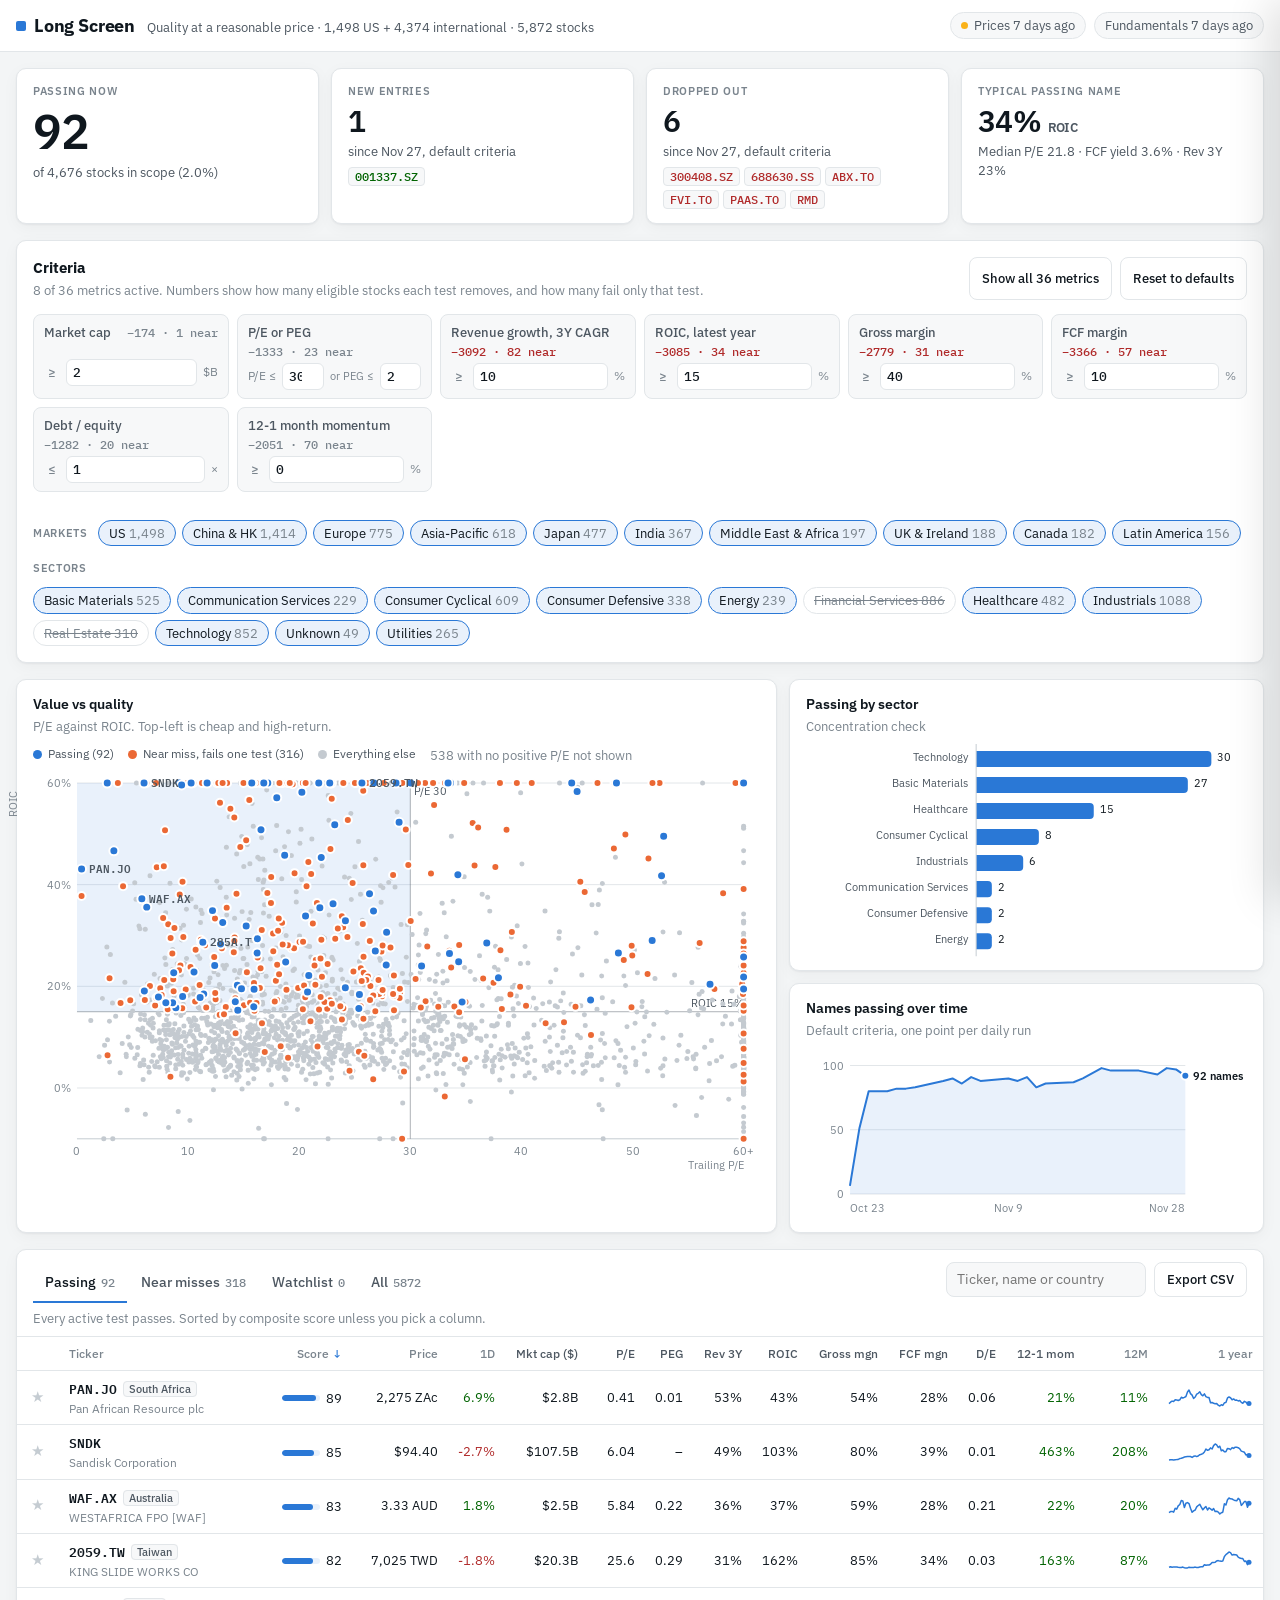
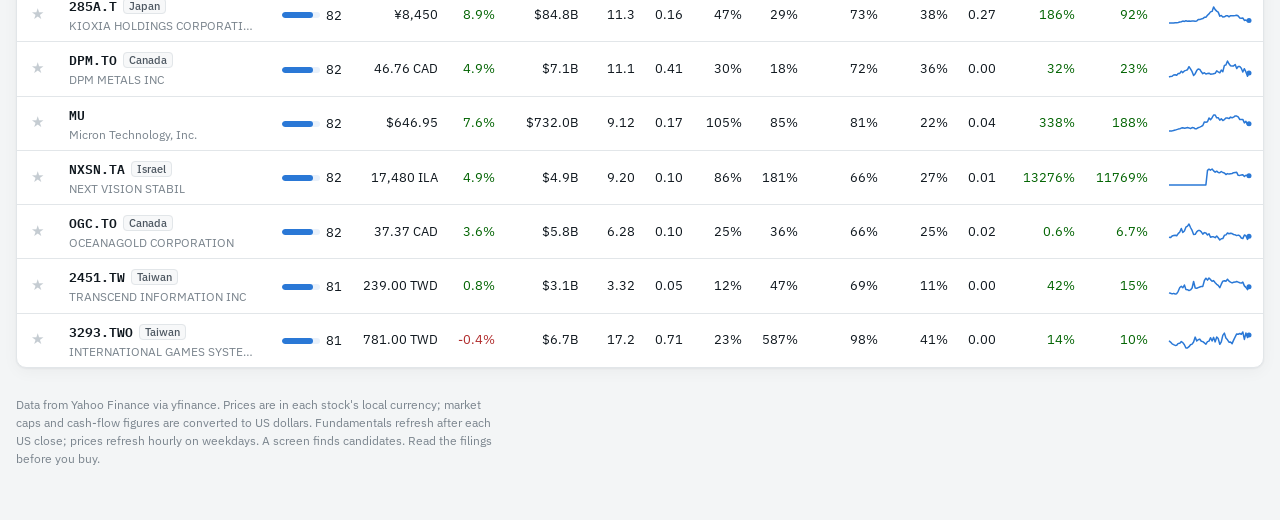
<file: index.html>
<!doctype html>
<html lang="en">
<head>
<meta charset="utf-8">
<meta name="viewport" content="width=device-width, initial-scale=1, viewport-fit=cover">
<title>Long Screen</title>
<link rel="preconnect" href="https://fonts.googleapis.com">
<link rel="preconnect" href="https://fonts.gstatic.com" crossorigin>
<link rel="stylesheet" href="https://fonts.googleapis.com/css2?family=IBM+Plex+Mono:wght@400;500;600&family=IBM+Plex+Sans:wght@400;500;600;700&display=swap">
<link rel="stylesheet" href="style.css">
</head>
<body>
<!--APP-->
<header class="top">
  <div class="wrap top-in">
    <div class="brand">
      <h1>Long Screen</h1>
      <p class="sub" id="universe">Quality at a reasonable price</p>
    </div>
    <div class="fresh" id="fresh" aria-live="polite"></div>
  </div>
</header>

<div class="banner wrap" id="demo-banner" hidden>
  <strong>Sample data.</strong> These are fictional companies so you can try the dashboard. Your first screener run replaces them with real data for about 8,000 stocks worldwide.
</div>

<main class="wrap">
  <section class="tiles" id="tiles" aria-label="Summary"></section>

  <section class="criteria card" aria-labelledby="crit-h">
    <div class="crit-head">
      <div>
        <h2 id="crit-h">Criteria</h2>
        <p class="hint" id="crit-summary"></p>
      </div>
      <div class="crit-actions">
        <button class="btn ghost" id="toggle-all" type="button" aria-expanded="false">Show all metrics</button>
        <button class="btn ghost" id="reset" type="button">Reset to defaults</button>
      </div>
    </div>
    <div class="funnel" id="funnel" aria-label="How many names each criterion removes"></div>
    <div class="groups" id="groups" hidden></div>
    <div class="sectors" id="markets-row">
      <span class="label">Markets</span>
      <div class="chips" id="markets"></div>
    </div>
    <div class="sectors">
      <span class="label">Sectors</span>
      <div class="chips" id="sectors"></div>
    </div>
  </section>

  <section class="charts" aria-label="Charts">
    <figure class="card chart-card wide">
      <figcaption>
        <h3>Value vs quality</h3>
        <p class="hint">P/E against ROIC. Top-left is cheap and high-return.</p>
      </figcaption>
      <div class="legend" id="scatter-legend"></div>
      <div class="chart" id="scatter"></div>
    </figure>
    <figure class="card chart-card">
      <figcaption>
        <h3>Passing by sector</h3>
        <p class="hint">Concentration check</p>
      </figcaption>
      <div class="chart" id="sectorbars"></div>
    </figure>
    <figure class="card chart-card">
      <figcaption>
        <h3>Names passing over time</h3>
        <p class="hint">Default criteria, one point per daily run</p>
      </figcaption>
      <div class="chart" id="history"></div>
    </figure>
  </section>

  <section class="card results" aria-labelledby="res-h">
    <div class="res-head">
      <div class="tabs" role="tablist" id="tabs">
        <button role="tab" type="button" data-view="pass" aria-selected="true">Passing <span class="count"></span></button>
        <button role="tab" type="button" data-view="near" aria-selected="false">Near misses <span class="count"></span></button>
        <button role="tab" type="button" data-view="watch" aria-selected="false">Watchlist <span class="count"></span></button>
        <button role="tab" type="button" data-view="all" aria-selected="false">All <span class="count"></span></button>
      </div>
      <div class="res-tools">
        <label class="search"><span class="sr">Search</span><input id="q" type="search" placeholder="Ticker, name or country" autocomplete="off"></label>
        <button class="btn" id="export" type="button">Export CSV</button>
      </div>
    </div>
    <h2 id="res-h" class="sr">Results</h2>
    <p class="hint res-note" id="res-note"></p>
    <div class="table-wrap"><table id="table"></table></div>
  </section>

  <footer class="foot">
    <p>Data from Yahoo Finance via yfinance. Prices are in each stock's local currency; market caps and cash-flow figures are converted to US dollars. Fundamentals refresh after each US close; prices refresh hourly on weekdays. A screen finds candidates. Read the filings before you buy.</p>
  </footer>
</main>

<aside class="drawer" id="drawer" aria-hidden="true" aria-labelledby="d-title">
  <div class="drawer-in" role="dialog" aria-modal="false">
    <button class="close" id="d-close" type="button" aria-label="Close">×</button>
    <div id="d-body"></div>
  </div>
</aside>
<div class="tip" id="tip" role="status" hidden></div>
<!--/APP-->
<script src="app.js"></script>
</body>
</html>
</file>
<file: style.css>
/* Layout: a single scanning column. Summary tiles, then criteria funnel, then charts, then the table; a drawer for detail. */
:root {
  --page: #f3f5f6;
  --surface: #ffffff;
  --sunk: #f7f8f9;
  --ink: #0f171e;
  --ink-2: #4d5761;
  --muted: #7a848d;
  --line: #e2e6e9;
  --axis: #c5ccd2;
  --accent: #2a78d6;
  --accent-wash: rgba(42, 120, 214, 0.10);
  --s1: #2a78d6;
  --s2: #eb6834;
  --other: #c4cad0;
  --good: #0ca30c;
  --good-ink: #006300;
  --bad: #d03b3b;
  --bad-ink: #b02a2a;
  --bad-wash: rgba(208, 59, 59, 0.08);
  --warn: #fab219;
  --warn-ink: #8a5800;
  --ring: rgba(15, 23, 30, 0.10);
  --shadow: 0 1px 2px rgba(15, 23, 30, 0.05), 0 4px 16px rgba(15, 23, 30, 0.04);
  --sans: "IBM Plex Sans", system-ui, -apple-system, "Segoe UI", sans-serif;
  --mono: "IBM Plex Mono", ui-monospace, "SFMono-Regular", Menlo, monospace;
  --r: 10px;
}
@media (prefers-color-scheme: dark) {
  :root:not([data-theme="light"]) {
    --page: #0d1013; --surface: #161a1e; --sunk: #1b2024; --ink: #eef1f3; --ink-2: #b9c1c8; --muted: #8b959e;
    --line: #262c32; --axis: #3a424a; --accent: #3987e5; --accent-wash: rgba(57, 135, 229, 0.16);
    --s1: #3987e5; --s2: #d95926; --other: #3b434b; --good-ink: #2fbf2f; --bad-ink: #ef7272; --bad-wash: rgba(208, 59, 59, 0.16);
    --warn-ink: #fab219; --ring: rgba(255, 255, 255, 0.10); --shadow: none; color-scheme: dark;
  }
}
:root[data-theme="dark"] {
  --page: #0d1013; --surface: #161a1e; --sunk: #1b2024; --ink: #eef1f3; --ink-2: #b9c1c8; --muted: #8b959e;
  --line: #262c32; --axis: #3a424a; --accent: #3987e5; --accent-wash: rgba(57, 135, 229, 0.16);
  --s1: #3987e5; --s2: #d95926; --other: #3b434b; --good-ink: #2fbf2f; --bad-ink: #ef7272; --bad-wash: rgba(208, 59, 59, 0.16);
  --warn-ink: #fab219; --ring: rgba(255, 255, 255, 0.10); --shadow: none; color-scheme: dark;
}

* { box-sizing: border-box; }
html, body { margin: 0; }
body { background: var(--page); color: var(--ink); font: 14px/1.5 var(--sans); -webkit-font-smoothing: antialiased; }
h1, h2, h3 { margin: 0; text-wrap: balance; }
button, input { font: inherit; color: inherit; }
:focus-visible { outline: 2px solid var(--accent); outline-offset: 2px; border-radius: 4px; }
.sr { position: absolute; width: 1px; height: 1px; overflow: hidden; clip: rect(0 0 0 0); white-space: nowrap; }
.wrap { max-width: 1320px; margin: 0 auto; padding-left: max(16px, env(safe-area-inset-left, 0px)); padding-right: max(16px, env(safe-area-inset-right, 0px)); }
.hint { color: var(--muted); font-size: 12.5px; margin: 2px 0 0; }
.label { font-size: 11px; letter-spacing: 0.06em; text-transform: uppercase; color: var(--muted); font-weight: 600; }
.card { background: var(--surface); border: 1px solid var(--line); border-radius: var(--r); box-shadow: var(--shadow); }
.num, td, .mono { font-variant-numeric: tabular-nums; }

/* header */
body::before { content: ""; position: fixed; inset: 0 0 auto; height: env(safe-area-inset-top, 0px); z-index: 10; background: var(--surface); }
.top { position: sticky; top: env(safe-area-inset-top, 0px); z-index: 5; background: var(--surface); border-bottom: 1px solid var(--line); }
.top-in { display: flex; align-items: center; justify-content: space-between; gap: 16px; flex-wrap: wrap; padding-block: 12px; }
.brand { display: flex; align-items: baseline; gap: 12px; flex-wrap: wrap; }
.brand h1 { font-size: 18px; font-weight: 700; letter-spacing: -0.01em; }
.brand h1::before { content: ""; display: inline-block; width: 10px; height: 10px; border-radius: 2px; background: var(--accent); margin-right: 8px; transform: translateY(-1px); }
.sub { margin: 0; color: var(--ink-2); font-size: 13px; }
.fresh { display: flex; gap: 8px; flex-wrap: wrap; font-size: 12.5px; color: var(--ink-2); }
.pill { display: inline-flex; align-items: center; gap: 6px; padding: 3px 10px; border-radius: 999px; background: var(--sunk); border: 1px solid var(--line); white-space: nowrap; }
.pill .dot { width: 7px; height: 7px; border-radius: 50%; background: var(--good); }
.pill.stale .dot { background: var(--warn); }
.banner { margin-top: 14px; padding-block: 10px; background: var(--accent-wash); border-radius: var(--r); color: var(--ink); font-size: 13px; }

main { display: grid; gap: 16px; padding-block: 16px 40px; }

/* tiles */
.tiles { display: grid; grid-template-columns: repeat(4, minmax(0, 1fr)); gap: 12px; }
.tile { padding: 14px 16px; display: grid; gap: 4px; align-content: start; }
.tile .v { font-size: 30px; font-weight: 600; letter-spacing: -0.02em; line-height: 1.15; }
.tile.hero .v { font-size: 48px; }
.tile .d { font-size: 12.5px; color: var(--ink-2); }
.tile .tick-list { display: flex; flex-wrap: wrap; gap: 4px; margin-top: 2px; }
.tick { font: 500 12px var(--mono); padding: 1px 6px; border-radius: 4px; background: var(--sunk); border: 1px solid var(--line); cursor: pointer; }
.tick.up { color: var(--good-ink); }
.tick.down { color: var(--bad-ink); }

/* criteria */
.criteria { padding: 16px; display: grid; gap: 14px; }
.crit-head { display: flex; justify-content: space-between; gap: 12px; flex-wrap: wrap; }
.crit-head h2 { font-size: 15px; }
.crit-actions { display: flex; gap: 8px; flex-wrap: wrap; }
.btn { border: 1px solid var(--line); background: var(--surface); padding: 6px 12px; border-radius: 8px; cursor: pointer; font-size: 13px; font-weight: 500; }
.btn:hover { background: var(--sunk); }
.btn.ghost { background: transparent; }
.funnel { display: grid; grid-template-columns: repeat(auto-fill, minmax(190px, 1fr)); gap: 8px; }
.fstep { border: 1px solid var(--line); border-radius: 8px; padding: 8px 10px; display: grid; gap: 4px; background: var(--sunk); min-width: 0; }
.fstep .top-row { display: flex; justify-content: space-between; gap: 2px 6px; align-items: baseline; flex-wrap: wrap; }
.fstep .name { font-size: 12.5px; font-weight: 500; color: var(--ink-2); overflow: hidden; text-overflow: ellipsis; white-space: nowrap; }
.fstep .cut { font: 500 11.5px var(--mono); color: var(--muted); white-space: nowrap; }
.fstep .cut.big { color: var(--bad-ink); }
.ctl { display: flex; align-items: center; gap: 6px; min-width: 0; }
.ctl .op { font: 500 13px var(--mono); color: var(--muted); width: 1.2em; text-align: center; }
.ctl input[type="number"] { flex: 1 1 0; width: 0; min-width: 0; padding: 4px 6px; border-radius: 6px; border: 1px solid var(--line); background: var(--surface); font: 500 13px var(--mono); }
.ctl .unit { font-size: 12px; color: var(--muted); }
.ctl .or { font-size: 11px; color: var(--muted); white-space: nowrap; }
.ctl .unit { white-space: nowrap; }
.groups { display: grid; grid-template-columns: repeat(auto-fill, minmax(290px, 1fr)); gap: 12px; align-items: start; }
.group { border: 1px solid var(--line); border-radius: 8px; padding: 10px 12px; display: grid; gap: 6px; align-content: start; }
.group h4 { margin: 0 0 2px; font-size: 11px; letter-spacing: 0.06em; text-transform: uppercase; color: var(--muted); }
.opt { display: grid; grid-template-columns: auto minmax(0, 1fr) 96px; gap: 8px; align-items: center; font-size: 13px; }
.opt label { cursor: pointer; min-width: 0; }
.opt .h { display: block; color: var(--muted); font-size: 11.5px; line-height: 1.35; }
.opt input[type="checkbox"] { width: 16px; height: 16px; accent-color: var(--accent); }
.sectors { display: flex; gap: 10px; align-items: center; flex-wrap: wrap; }
.chips { display: flex; gap: 6px; flex-wrap: wrap; }
.chip { border: 1px solid var(--line); background: var(--surface); border-radius: 999px; padding: 3px 10px; font-size: 12.5px; cursor: pointer; }
.chip[aria-pressed="true"] { background: var(--accent-wash); border-color: var(--accent); color: var(--ink); }
.chip[aria-pressed="false"] { color: var(--muted); text-decoration: line-through; }

/* charts */
.charts { display: grid; grid-template-columns: minmax(0, 1.6fr) minmax(0, 1fr); grid-template-rows: auto auto; gap: 12px; }
.chart-card { margin: 0; padding: 14px 16px; display: grid; gap: 8px; align-content: start; min-width: 0; }
.chart-card.wide { grid-row: span 2; }
.chart-card h3 { font-size: 14px; font-weight: 600; }
.chart { position: relative; width: 100%; min-width: 0; }
.chart svg { display: block; width: 100%; height: auto; overflow: visible; }
.legend { display: flex; gap: 14px; flex-wrap: wrap; font-size: 12px; color: var(--ink-2); }
.legend span { display: inline-flex; align-items: center; gap: 6px; }
.legend i { width: 9px; height: 9px; border-radius: 50%; display: inline-block; }
.axis text, .chart text { fill: var(--muted); font: 11px var(--sans); font-variant-numeric: tabular-nums; }
.chart .lbl { fill: var(--ink-2); }
.chart .grid { stroke: var(--line); stroke-width: 1; }
.chart .base { stroke: var(--axis); stroke-width: 1; }
.chart .thr { stroke: var(--ink-2); stroke-width: 1; opacity: 0.45; }
.chart .thr-zone { fill: var(--accent-wash); }
.dot-hit { fill: transparent; cursor: pointer; }
.empty { color: var(--muted); font-size: 13px; padding: 24px 0; text-align: center; }

/* tooltip */
.tip { position: fixed; z-index: 30; pointer-events: none; background: var(--surface); border: 1px solid var(--line); box-shadow: 0 6px 24px rgba(0, 0, 0, 0.14); border-radius: 8px; padding: 8px 10px; font-size: 12px; min-width: 150px; max-width: 260px; }
.tip b { display: block; font-size: 13px; }
.tip .row { display: flex; justify-content: space-between; gap: 12px; color: var(--ink-2); }
.tip .row strong { color: var(--ink); font-variant-numeric: tabular-nums; }
.tip .key { display: inline-block; width: 10px; height: 2px; vertical-align: middle; margin-right: 6px; }

/* results */
.results { padding: 0; min-width: 0; }
.res-head { display: flex; justify-content: space-between; gap: 12px; flex-wrap: wrap; padding: 12px 16px 0; align-items: end; }
.tabs { display: flex; gap: 2px; flex-wrap: wrap; }
.tabs button { border: 0; background: none; padding: 8px 12px; font-weight: 500; color: var(--ink-2); border-bottom: 2px solid transparent; cursor: pointer; }
.tabs button[aria-selected="true"] { color: var(--ink); border-bottom-color: var(--accent); }
.tabs .count { font: 500 12px var(--mono); color: var(--muted); margin-left: 2px; }
.res-tools { display: flex; gap: 8px; padding-bottom: 6px; flex-wrap: wrap; }
.search input { width: 200px; max-width: 100%; padding: 6px 10px; border-radius: 8px; border: 1px solid var(--line); background: var(--sunk); }
.res-note { padding: 6px 16px 8px; margin: 0; border-bottom: 1px solid var(--line); }
.table-wrap { overflow-x: auto; max-height: 70vh; }
table { border-collapse: separate; border-spacing: 0; width: 100%; font-size: 13px; }
th { position: sticky; top: 0; background: var(--surface); z-index: 1; text-align: right; font-weight: 500; font-size: 11.5px; color: var(--muted); padding: 8px 10px; border-bottom: 1px solid var(--line); white-space: nowrap; cursor: pointer; user-select: none; }
th.l, td.l { text-align: left; }
th[aria-sort="descending"]::after { content: " ↓"; color: var(--accent); }
th[aria-sort="ascending"]::after { content: " ↑"; color: var(--accent); }
th.crit { color: var(--ink-2); }
td { padding: 7px 10px; border-bottom: 1px solid var(--line); text-align: right; white-space: nowrap; }
tbody tr { cursor: pointer; }
tbody tr:hover td { background: var(--sunk); }
td.sticky, th.sticky { position: sticky; left: 0; background: var(--surface); z-index: 2; }
th.sticky { z-index: 3; }
tbody tr:hover td.sticky { background: var(--sunk); }
.tk { font: 600 13px var(--mono); }
.mk { font: 500 10.5px var(--sans); color: var(--ink-2); background: var(--sunk); border: 1px solid var(--line); border-radius: 4px; padding: 0 5px; margin-left: 6px; vertical-align: 1px; }
.nm { display: block; font-size: 11.5px; color: var(--muted); max-width: 190px; overflow: hidden; text-overflow: ellipsis; }
td.fail { color: var(--bad-ink); background: var(--bad-wash); }
td.fail::before { content: "✕ "; font-size: 10px; }
td.na { color: var(--muted); }
.pos { color: var(--good-ink); }
.neg { color: var(--bad-ink); }
.star { border: 0; background: none; cursor: pointer; font-size: 15px; color: var(--axis); padding: 0 4px; line-height: 1; }
.star[aria-pressed="true"] { color: var(--warn); }
.score { display: inline-flex; align-items: center; gap: 6px; }
.score .bar { width: 38px; height: 6px; border-radius: 3px; background: var(--accent-wash); overflow: hidden; }
.score .bar i { display: block; height: 100%; background: var(--accent); border-radius: 3px; }
.spark { display: block; }
.foot { color: var(--muted); font-size: 12px; max-width: 70ch; }

/* drawer */
.drawer { position: fixed; inset: 0 0 0 auto; width: min(560px, 100vw); z-index: 20; transform: translateX(100%); transition: transform 0.22s ease; background: var(--surface); border-left: 1px solid var(--line); box-shadow: -12px 0 40px rgba(0, 0, 0, 0.12); overflow-y: auto; padding-top: env(safe-area-inset-top, 0px); padding-bottom: env(safe-area-inset-bottom, 0px); padding-right: env(safe-area-inset-right, 0px); }
.drawer.open { transform: none; }
.drawer-in { padding: 18px 20px 32px; display: grid; gap: 20px; position: relative; }
.close { position: absolute; right: 12px; top: 10px; border: 0; background: none; font-size: 26px; line-height: 1; cursor: pointer; color: var(--muted); }
.d-head { display: grid; gap: 4px; padding-right: 32px; }
.d-head .tkr { font: 600 13px var(--mono); color: var(--muted); }
.d-head h2 { font-size: 20px; }
.d-price { display: flex; gap: 12px; align-items: baseline; flex-wrap: wrap; }
.d-price .p { font-size: 28px; font-weight: 600; }
.verdict { display: inline-flex; align-items: center; gap: 6px; font-size: 12.5px; font-weight: 600; padding: 3px 10px; border-radius: 999px; }
.verdict.ok { background: rgba(12, 163, 12, 0.12); color: var(--good-ink); }
.verdict.no { background: var(--bad-wash); color: var(--bad-ink); }
.subscores { display: grid; grid-template-columns: repeat(4, minmax(0, 1fr)); gap: 8px; }
.subscores div { background: var(--sunk); border-radius: 8px; padding: 8px 10px; }
.subscores .v { font-size: 18px; font-weight: 600; }
.d-sec h3 { font-size: 11px; letter-spacing: 0.06em; text-transform: uppercase; color: var(--muted); margin-bottom: 6px; }
.mrow { display: grid; grid-template-columns: minmax(0, 1fr) auto minmax(118px, auto); gap: 10px; align-items: center; padding: 5px 0; border-bottom: 1px solid var(--line); font-size: 13px; }
.mrow .mv { font-weight: 600; font-variant-numeric: tabular-nums; text-align: right; }
.mrow .st { font-size: 11.5px; text-align: right; }
.mrow .st.ok { color: var(--good-ink); }
.mrow .st.no { color: var(--bad-ink); }
.mrow .st.na, .mrow .st.off { color: var(--muted); }
.links { display: flex; gap: 8px; flex-wrap: wrap; }
.links a { color: var(--accent); text-decoration: none; font-weight: 500; border: 1px solid var(--line); padding: 5px 10px; border-radius: 8px; font-size: 13px; }
.links a:hover { background: var(--accent-wash); }

@media (max-width: 980px) {
  .charts { grid-template-columns: minmax(0, 1fr); }
  .chart-card.wide { grid-row: auto; }
  .tiles { grid-template-columns: repeat(2, minmax(0, 1fr)); }
}
@media (max-width: 520px) {
  .tile.hero .v { font-size: 40px; }
  .tile .v { font-size: 24px; }
  .subscores { grid-template-columns: repeat(2, minmax(0, 1fr)); }
  .search input { width: 100%; }
  .res-tools { width: 100%; }
}
@media (prefers-reduced-motion: reduce) { .drawer { transition: none; } }
#d-body { display: grid; gap: 20px; min-width: 0; }
</file>
